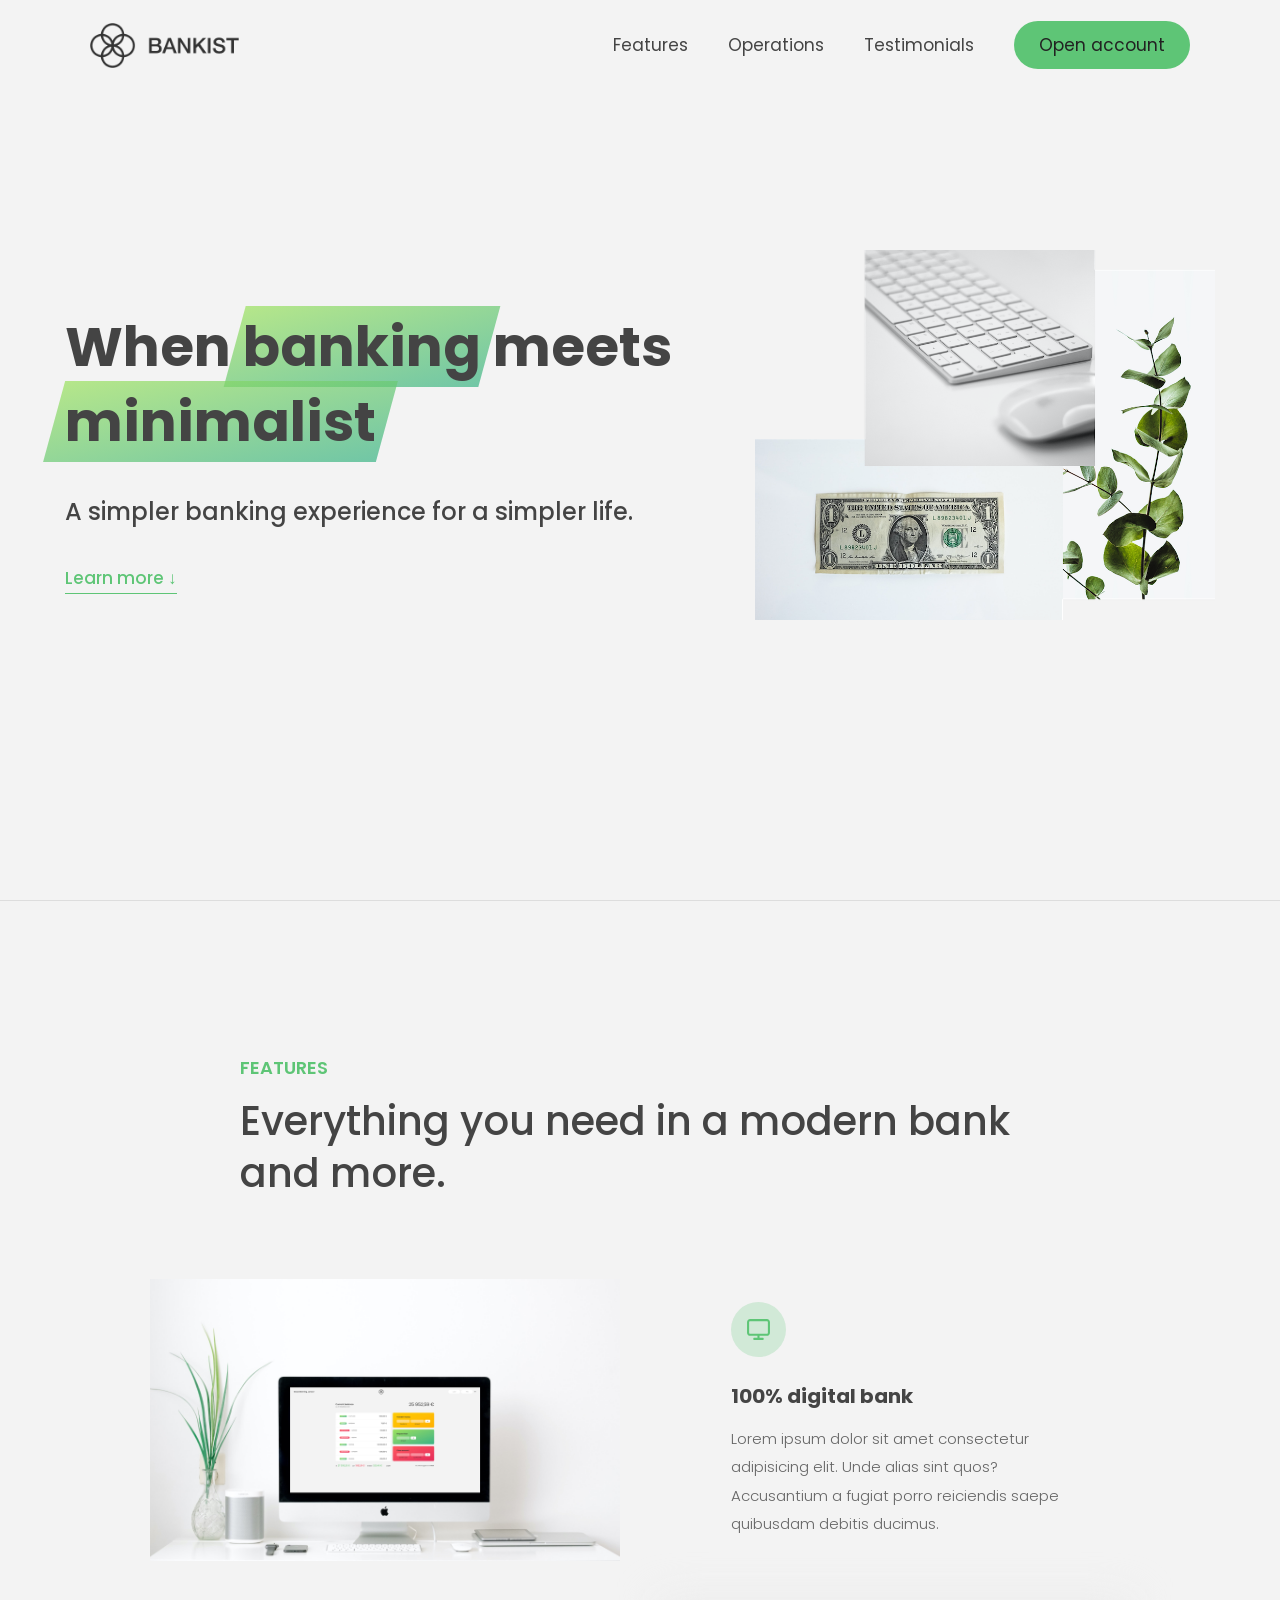
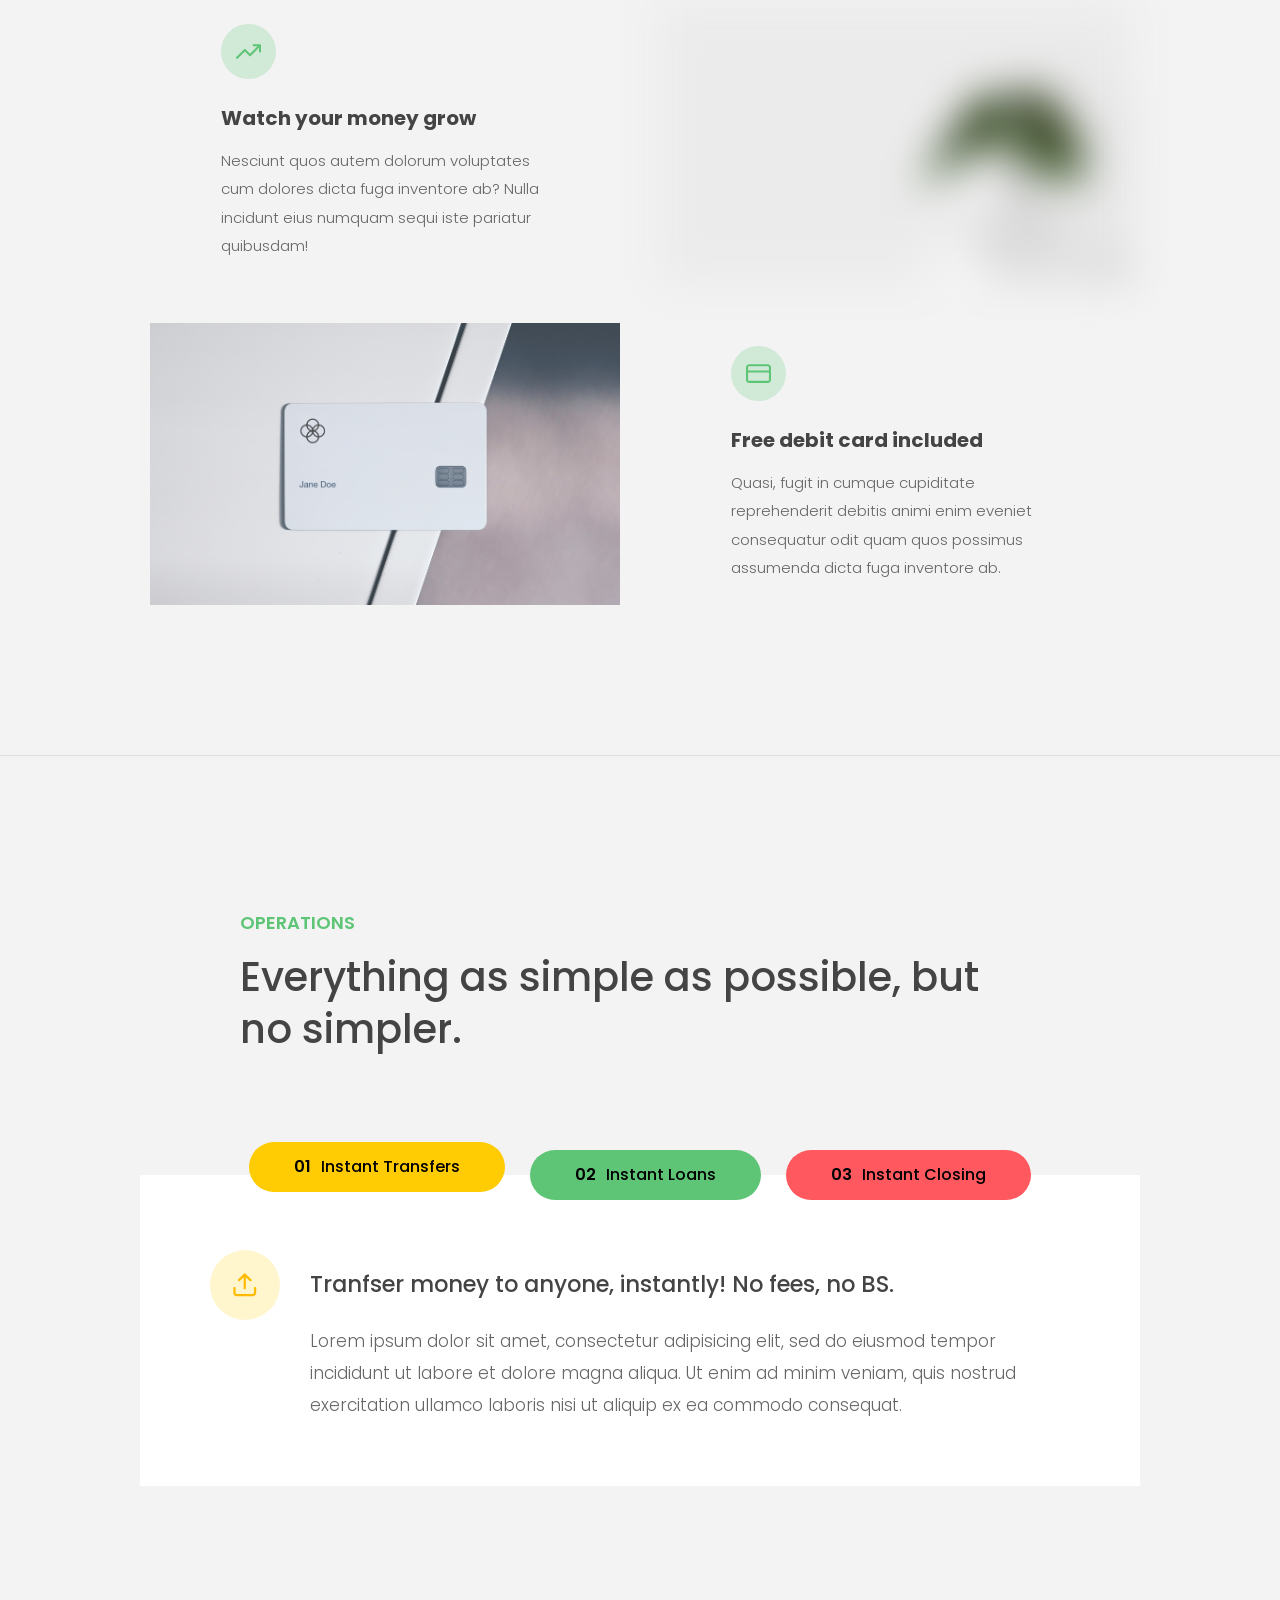
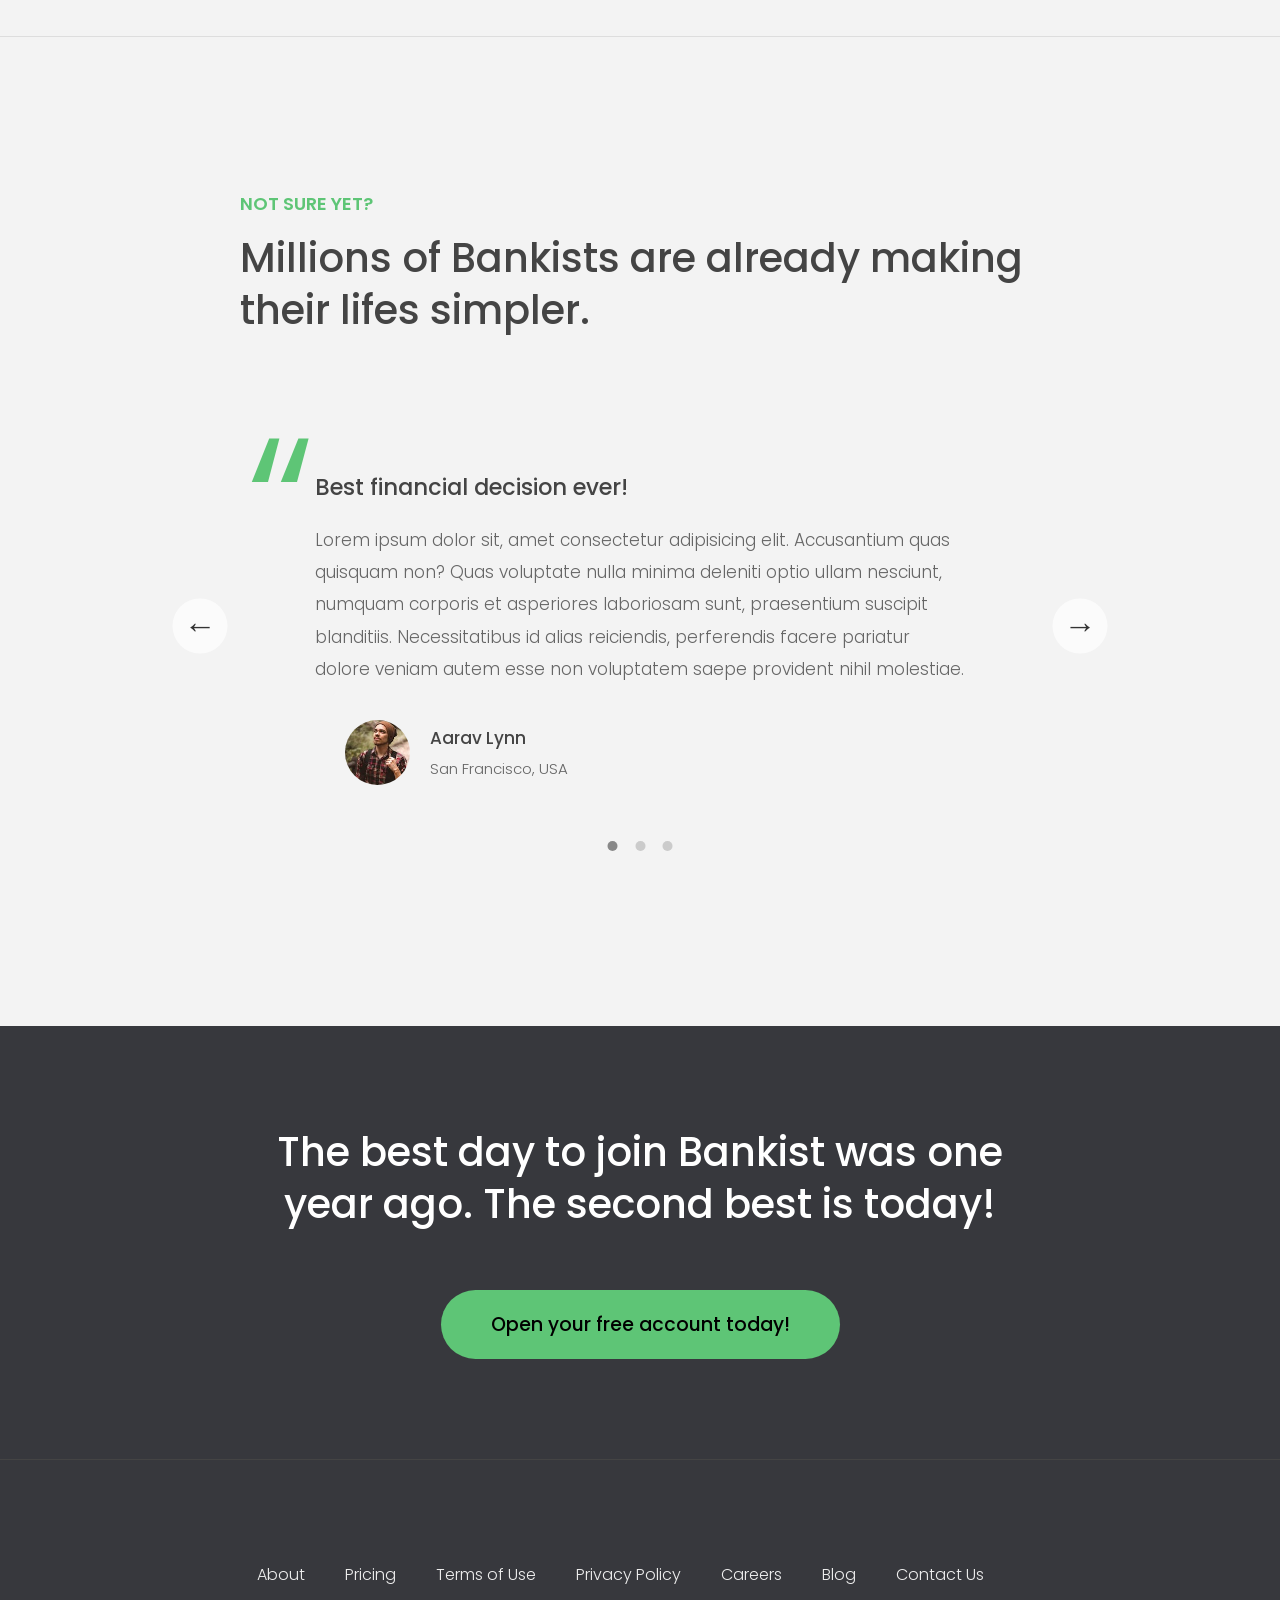
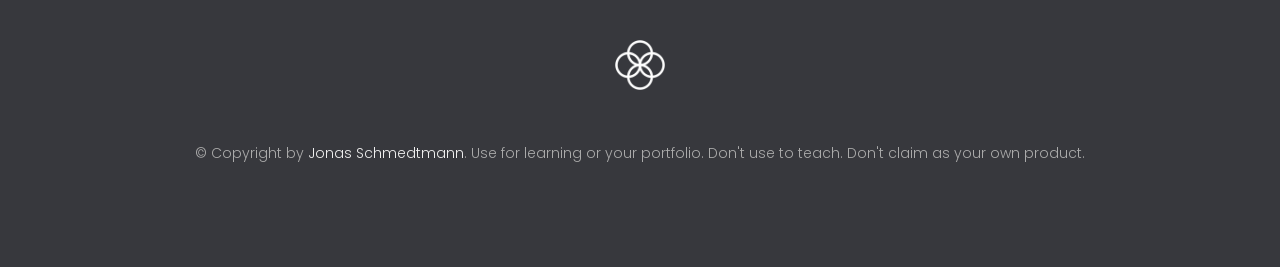
<file: index.html>
<!DOCTYPE html>
<html lang="en">
  <head>
    <meta charset="UTF-8" />
    <meta name="viewport" content="width=device-width, initial-scale=1.0" />
    <meta http-equiv="X-UA-Compatible" content="ie=edge" />
    <link rel="shortcut icon" type="image/png" href="img/icon.png" />

    <link
      href="https://fonts.googleapis.com/css?family=Poppins:300,400,500,600&display=swap"
      rel="stylesheet"
    />
    <link rel="stylesheet" href="style.css" />
    <title>Bankist | When Banking meets Minimalist</title>

    <script defer src="script.js"></script>
  </head>
  <body>
    <header class="header">
      <nav class="nav">
        <img
          src="img/logo.png"
          alt="Bankist logo"
          class="nav__logo"
          id="logo"
          designer="Jonas"
          data-version-number="3.0"
        />
        <ul class="nav__links">
          <li class="nav__item">
            <a class="nav__link" href="#section--1">Features</a>
          </li>
          <li class="nav__item">
            <a class="nav__link" href="#section--2">Operations</a>
          </li>
          <li class="nav__item">
            <a class="nav__link" href="#section--3">Testimonials</a>
          </li>
          <li class="nav__item">
            <a class="nav__link nav__link--btn btn--show-modal" href="#"
              >Open account</a
            >
          </li>
        </ul>
      </nav>

      <div class="header__title">
        <h1>
          When
          <span class="highlight">banking</span>
          meets <br />
          <span class="highlight">minimalist</span>
        </h1>
        <h4>A simpler banking experience for a simpler life.</h4>
        <button class="btn--text btn--scroll-to">Learn more &DownArrow;</button>
        <img
          src="img/hero.png"
          class="header__img"
          alt="Minimalist bank items"
        />
      </div>
    </header>

    <section class="section" id="section--1">
      <div class="section__title">
        <h2 class="section__description">Features</h2>
        <h3 class="section__header">
          Everything you need in a modern bank and more.
        </h3>
      </div>

      <div class="features">
        <img
          src="img/digital-lazy.jpg"
          data-src="img/digital.jpg"
          alt="Computer"
          class="features__img lazy-img"
        />
        <div class="features__feature">
          <div class="features__icon">
            <svg>
              <use xlink:href="img/icons.svg#icon-monitor"></use>
            </svg>
          </div>
          <h5 class="features__header">100% digital bank</h5>
          <p>
            Lorem ipsum dolor sit amet consectetur adipisicing elit. Unde alias
            sint quos? Accusantium a fugiat porro reiciendis saepe quibusdam
            debitis ducimus.
          </p>
        </div>

        <div class="features__feature">
          <div class="features__icon">
            <svg>
              <use xlink:href="img/icons.svg#icon-trending-up"></use>
            </svg>
          </div>
          <h5 class="features__header">Watch your money grow</h5>
          <p>
            Nesciunt quos autem dolorum voluptates cum dolores dicta fuga
            inventore ab? Nulla incidunt eius numquam sequi iste pariatur
            quibusdam!
          </p>
        </div>
        <img
          src="img/grow-lazy.jpg"
          data-src="img/grow.jpg"
          alt="Plant"
          class="features__img lazy-img"
        />

        <img
          src="img/card-lazy.jpg"
          data-src="img/card.jpg"
          alt="Credit card"
          class="features__img lazy-img"
        />
        <div class="features__feature">
          <div class="features__icon">
            <svg>
              <use xlink:href="img/icons.svg#icon-credit-card"></use>
            </svg>
          </div>
          <h5 class="features__header">Free debit card included</h5>
          <p>
            Quasi, fugit in cumque cupiditate reprehenderit debitis animi enim
            eveniet consequatur odit quam quos possimus assumenda dicta fuga
            inventore ab.
          </p>
        </div>
      </div>
    </section>

    <section class="section" id="section--2">
      <div class="section__title">
        <h2 class="section__description">Operations</h2>
        <h3 class="section__header">
          Everything as simple as possible, but no simpler.
        </h3>
      </div>

      <div class="operations">
        <div class="operations__tab-container">
          <button
            class="btn operations__tab operations__tab--1 operations__tab--active"
            data-tab="1"
          >
            <span>01</span>Instant Transfers
          </button>
          <button class="btn operations__tab operations__tab--2" data-tab="2">
            <span>02</span>Instant Loans
          </button>
          <button class="btn operations__tab operations__tab--3" data-tab="3">
            <span>03</span>Instant Closing
          </button>
        </div>
        <div
          class="operations__content operations__content--1 operations__content--active"
        >
          <div class="operations__icon operations__icon--1">
            <svg>
              <use xlink:href="img/icons.svg#icon-upload"></use>
            </svg>
          </div>
          <h5 class="operations__header">
            Tranfser money to anyone, instantly! No fees, no BS.
          </h5>
          <p>
            Lorem ipsum dolor sit amet, consectetur adipisicing elit, sed do
            eiusmod tempor incididunt ut labore et dolore magna aliqua. Ut enim
            ad minim veniam, quis nostrud exercitation ullamco laboris nisi ut
            aliquip ex ea commodo consequat.
          </p>
        </div>

        <div class="operations__content operations__content--2">
          <div class="operations__icon operations__icon--2">
            <svg>
              <use xlink:href="img/icons.svg#icon-home"></use>
            </svg>
          </div>
          <h5 class="operations__header">
            Buy a home or make your dreams come true, with instant loans.
          </h5>
          <p>
            Duis aute irure dolor in reprehenderit in voluptate velit esse
            cillum dolore eu fugiat nulla pariatur. Excepteur sint occaecat
            cupidatat non proident, sunt in culpa qui officia deserunt mollit
            anim id est laborum.
          </p>
        </div>
        <div class="operations__content operations__content--3">
          <div class="operations__icon operations__icon--3">
            <svg>
              <use xlink:href="img/icons.svg#icon-user-x"></use>
            </svg>
          </div>
          <h5 class="operations__header">
            No longer need your account? No problem! Close it instantly.
          </h5>
          <p>
            Excepteur sint occaecat cupidatat non proident, sunt in culpa qui
            officia deserunt mollit anim id est laborum. Ut enim ad minim
            veniam, quis nostrud exercitation ullamco laboris nisi ut aliquip ex
            ea commodo consequat.
          </p>
        </div>
      </div>
    </section>

    <section class="section" id="section--3">
      <div class="section__title section__title--testimonials">
        <h2 class="section__description">Not sure yet?</h2>
        <h3 class="section__header">
          Millions of Bankists are already making their lifes simpler.
        </h3>
      </div>

      <div class="slider">
        <div class="slide">
          <div class="testimonial">
            <h5 class="testimonial__header">Best financial decision ever!</h5>
            <blockquote class="testimonial__text">
              Lorem ipsum dolor sit, amet consectetur adipisicing elit.
              Accusantium quas quisquam non? Quas voluptate nulla minima
              deleniti optio ullam nesciunt, numquam corporis et asperiores
              laboriosam sunt, praesentium suscipit blanditiis. Necessitatibus
              id alias reiciendis, perferendis facere pariatur dolore veniam
              autem esse non voluptatem saepe provident nihil molestiae.
            </blockquote>
            <address class="testimonial__author">
              <img src="img/user-1.jpg" alt="" class="testimonial__photo" />
              <h6 class="testimonial__name">Aarav Lynn</h6>
              <p class="testimonial__location">San Francisco, USA</p>
            </address>
          </div>
        </div>

        <div class="slide">
          <div class="testimonial">
            <h5 class="testimonial__header">
              The last step to becoming a complete minimalist
            </h5>
            <blockquote class="testimonial__text">
              Quisquam itaque deserunt ullam, quia ea repellendus provident,
              ducimus neque ipsam modi voluptatibus doloremque, corrupti
              laborum. Incidunt numquam perferendis veritatis neque repellendus.
              Lorem, ipsum dolor sit amet consectetur adipisicing elit. Illo
              deserunt exercitationem deleniti.
            </blockquote>
            <address class="testimonial__author">
              <img src="img/user-2.jpg" alt="" class="testimonial__photo" />
              <h6 class="testimonial__name">Miyah Miles</h6>
              <p class="testimonial__location">London, UK</p>
            </address>
          </div>
        </div>

        <div class="slide">
          <div class="testimonial">
            <h5 class="testimonial__header">
              Finally free from old-school banks
            </h5>
            <blockquote class="testimonial__text">
              Debitis, nihil sit minus suscipit magni aperiam vel tenetur
              incidunt commodi architecto numquam omnis nulla autem,
              necessitatibus blanditiis modi similique quidem. Odio aliquam
              culpa dicta beatae quod maiores ipsa minus consequatur error sunt,
              deleniti saepe aliquid quos inventore sequi. Necessitatibus id
              alias reiciendis, perferendis facere.
            </blockquote>
            <address class="testimonial__author">
              <img src="img/user-3.jpg" alt="" class="testimonial__photo" />
              <h6 class="testimonial__name">Francisco Gomes</h6>
              <p class="testimonial__location">Lisbon, Portugal</p>
            </address>
          </div>
        </div>

        <button class="slider__btn slider__btn--left">&larr;</button>
        <button class="slider__btn slider__btn--right">&rarr;</button>
        <div class="dots"></div>
      </div>
    </section>

    <section class="section section--sign-up">
      <div class="section__title">
        <h3 class="section__header">
          The best day to join Bankist was one year ago. The second best is
          today!
        </h3>
      </div>
      <button class="btn btn--show-modal">Open your free account today!</button>
    </section>

    <footer class="footer">
      <ul class="footer__nav">
        <li class="footer__item">
          <a class="footer__link" href="#">About</a>
        </li>
        <li class="footer__item">
          <a class="footer__link" href="#">Pricing</a>
        </li>
        <li class="footer__item">
          <a class="footer__link" href="#">Terms of Use</a>
        </li>
        <li class="footer__item">
          <a class="footer__link" href="#">Privacy Policy</a>
        </li>
        <li class="footer__item">
          <a class="footer__link" href="#">Careers</a>
        </li>
        <li class="footer__item">
          <a class="footer__link" href="#">Blog</a>
        </li>
        <li class="footer__item">
          <a class="footer__link" href="#">Contact Us</a>
        </li>
      </ul>
      <img src="img/icon.png" alt="Logo" class="footer__logo" />
      <p class="footer__copyright">
        &copy; Copyright by
        <a
          class="footer__link twitter-link"
          target="_blank"
          href="https://twitter.com/jonasschmedtman"
          >Jonas Schmedtmann</a
        >. Use for learning or your portfolio. Don't use to teach. Don't claim
        as your own product.
        <!-- https://www.youtube.com/watch?v=W9uaLTV8njA -->
      </p>
    </footer>

    <div class="modal hidden">
      <button class="btn--close-modal">&times;</button>
      <h2 class="modal__header">
        Open your bank account <br />
        in just <span class="highlight">5 minutes</span>
      </h2>
      <form class="modal__form">
        <label>First Name</label>
        <input type="text" />
        <label>Last Name</label>
        <input type="text" />
        <label>Email Address</label>
        <input type="email" />
        <button class="btn">Next step &rarr;</button>
      </form>
    </div>
    <div class="overlay hidden"></div>
  </body>
</html>
</file>
<file: style.css>
/* The page is NOT responsive. You can implement responsiveness yourself if you wanna have some fun 😃 */

:root {
  --color-primary: #5ec576;
  --color-secondary: #ffcb03;
  --color-tertiary: #ff585f;
  --color-primary-darker: #4bbb7d;
  --color-secondary-darker: #ffbb00;
  --color-tertiary-darker: #fd424b;
  --color-primary-opacity: #5ec5763a;
  --color-secondary-opacity: #ffcd0331;
  --color-tertiary-opacity: #ff58602d;
  --gradient-primary: linear-gradient(to top left, #39b385, #9be15d);
  --gradient-secondary: linear-gradient(to top left, #ffb003, #ffcb03);
}

* {
  margin: 0;
  padding: 0;
  box-sizing: inherit;
}

html {
  font-size: 62.5%;
  box-sizing: border-box;
}

body {
  font-family: 'Poppins', sans-serif;
  font-weight: 300;
  color: #444;
  line-height: 1.9;
  background-color: #f3f3f3;
}

/* GENERAL ELEMENTS */
.section {
  padding: 15rem 3rem;
  border-top: 1px solid #ddd;

  transition: transform 1s, opacity 1s;
}

.section--hidden {
  opacity: 0;
  transform: translateY(8rem);
}

.section__title {
  max-width: 80rem;
  margin: 0 auto 8rem auto;
}

.section__description {
  font-size: 1.8rem;
  font-weight: 600;
  text-transform: uppercase;
  color: var(--color-primary);
  margin-bottom: 1rem;
}

.section__header {
  font-size: 4rem;
  line-height: 1.3;
  font-weight: 500;
}

.btn {
  display: inline-block;
  background-color: var(--color-primary);
  font-size: 1.6rem;
  font-family: inherit;
  font-weight: 500;
  border: none;
  padding: 1.25rem 4.5rem;
  border-radius: 10rem;
  cursor: pointer;
  transition: all 0.3s;
}

.btn:hover {
  background-color: var(--color-primary-darker);
}

.btn--text {
  display: inline-block;
  background: none;
  font-size: 1.7rem;
  font-family: inherit;
  font-weight: 500;
  color: var(--color-primary);
  border: none;
  border-bottom: 1px solid currentColor;
  padding-bottom: 2px;
  cursor: pointer;
  transition: all 0.3s;
}

p {
  color: #666;
}

/* This is BAD for accessibility! Don't do in the real world! */
button:focus {
  outline: none;
}

img {
  transition: filter 0.5s;
}

.lazy-img {
  filter: blur(20px);
}

/* NAVIGATION */
.nav {
  display: flex;
  justify-content: space-between;
  align-items: center;
  height: 9rem;
  width: 100%;
  padding: 0 6rem;
  z-index: 100;
}

/* nav and stickly class at the same time */
.nav.sticky {
  position: fixed;
  background-color: rgba(255, 255, 255, 0.95);
}

.nav__logo {
  height: 4.5rem;
  transition: all 0.3s;
}

.nav__links {
  display: flex;
  align-items: center;
  list-style: none;
}

.nav__item {
  margin-left: 4rem;
}

.nav__link:link,
.nav__link:visited {
  font-size: 1.7rem;
  font-weight: 400;
  color: inherit;
  text-decoration: none;
  display: block;
  transition: all 0.3s;
}

.nav__link--btn:link,
.nav__link--btn:visited {
  padding: 0.8rem 2.5rem;
  border-radius: 3rem;
  background-color: var(--color-primary);
  color: #222;
}

.nav__link--btn:hover,
.nav__link--btn:active {
  color: inherit;
  background-color: var(--color-primary-darker);
  color: #333;
}

/* HEADER */
.header {
  padding: 0 3rem;
  height: 100vh;
  display: flex;
  flex-direction: column;
  align-items: center;
}

.header__title {
  flex: 1;

  max-width: 115rem;
  display: grid;
  grid-template-columns: 3fr 2fr;
  row-gap: 3rem;
  align-content: center;
  justify-content: center;

  align-items: start;
  justify-items: start;
}

h1 {
  font-size: 5.5rem;
  line-height: 1.35;
}

h4 {
  font-size: 2.4rem;
  font-weight: 500;
}

.header__img {
  width: 100%;
  grid-column: 2 / 3;
  grid-row: 1 / span 4;
  transform: translateY(-6rem);
}

.highlight {
  position: relative;
}

.highlight::after {
  display: block;
  content: '';
  position: absolute;
  bottom: 0;
  left: 0;
  height: 100%;
  width: 100%;
  z-index: -1;
  opacity: 0.7;
  transform: scale(1.07, 1.05) skewX(-15deg);
  background-image: var(--gradient-primary);
}

/* FEATURES */
.features {
  display: grid;
  grid-template-columns: 1fr 1fr;
  gap: 4rem;
  margin: 0 12rem;
}

.features__img {
  width: 100%;
}

.features__feature {
  align-self: center;
  justify-self: center;
  width: 70%;
  font-size: 1.5rem;
}

.features__icon {
  display: flex;
  align-items: center;
  justify-content: center;
  background-color: var(--color-primary-opacity);
  height: 5.5rem;
  width: 5.5rem;
  border-radius: 50%;
  margin-bottom: 2rem;
}

.features__icon svg {
  height: 2.5rem;
  width: 2.5rem;
  fill: var(--color-primary);
}

.features__header {
  font-size: 2rem;
  margin-bottom: 1rem;
}

/* OPERATIONS */
.operations {
  max-width: 100rem;
  margin: 12rem auto 0 auto;

  background-color: #fff;
}

.operations__tab-container {
  display: flex;
  justify-content: center;
}

.operations__tab {
  margin-right: 2.5rem;
  transform: translateY(-50%);
}

.operations__tab span {
  margin-right: 1rem;
  font-weight: 600;
  display: inline-block;
}

.operations__tab--1 {
  background-color: var(--color-secondary);
}

.operations__tab--1:hover {
  background-color: var(--color-secondary-darker);
}

.operations__tab--3 {
  background-color: var(--color-tertiary);
  margin: 0;
}

.operations__tab--3:hover {
  background-color: var(--color-tertiary-darker);
}

.operations__tab--active {
  transform: translateY(-66%);
}

.operations__content {
  display: none;

  /* JUST PRESENTATIONAL */
  font-size: 1.7rem;
  padding: 2.5rem 7rem 6.5rem 7rem;
}

.operations__content--active {
  display: grid;
  grid-template-columns: 7rem 1fr;
  column-gap: 3rem;
  row-gap: 0.5rem;
}

.operations__header {
  font-size: 2.25rem;
  font-weight: 500;
  align-self: center;
}

.operations__icon {
  display: flex;
  align-items: center;
  justify-content: center;
  height: 7rem;
  width: 7rem;
  border-radius: 50%;
}

.operations__icon svg {
  height: 2.75rem;
  width: 2.75rem;
}

.operations__content p {
  grid-column: 2;
}

.operations__icon--1 {
  background-color: var(--color-secondary-opacity);
}
.operations__icon--2 {
  background-color: var(--color-primary-opacity);
}
.operations__icon--3 {
  background-color: var(--color-tertiary-opacity);
}
.operations__icon--1 svg {
  fill: var(--color-secondary-darker);
}
.operations__icon--2 svg {
  fill: var(--color-primary);
}
.operations__icon--3 svg {
  fill: var(--color-tertiary);
}

/* SLIDER */
.slider {
  max-width: 100rem;
  height: 50rem;
  margin: 0 auto;
  position: relative;
  overflow-x: hidden;
}

.slide {
  position: absolute;
  top: 0;
  width: 100%;
  height: 50rem;

  display: flex;
  align-items: center;
  justify-content: center;

  /* THIS creates the animation! */
  transition: transform 1s;
}

.slide > img {
  /* Only for images that have different size than slide */
  width: 100%;
  height: 100%;
  object-fit: cover;
}

.slider__btn {
  position: absolute;
  top: 50%;
  z-index: 10;

  border: none;
  background: rgba(255, 255, 255, 0.7);
  font-family: inherit;
  color: #333;
  border-radius: 50%;
  height: 5.5rem;
  width: 5.5rem;
  font-size: 3.25rem;
  cursor: pointer;
}

.slider__btn--left {
  left: 6%;
  transform: translate(-50%, -50%);
}

.slider__btn--right {
  right: 6%;
  transform: translate(50%, -50%);
}

.dots {
  position: absolute;
  bottom: 5%;
  left: 50%;
  transform: translateX(-50%);
  display: flex;
}

.dots__dot {
  border: none;
  background-color: #b9b9b9;
  opacity: 0.7;
  height: 1rem;
  width: 1rem;
  border-radius: 50%;
  margin-right: 1.75rem;
  cursor: pointer;
  transition: all 0.5s;
}

.dots__dot:last-child {
  margin: 0;
}

.dots__dot--active {
  background-color: #888;
  opacity: 1;
}

/* TESTIMONIALS */
.testimonial {
  width: 65%;
  position: relative;
}

.testimonial::before {
  content: '\201C';
  position: absolute;
  top: -5.7rem;
  left: -6.8rem;
  line-height: 1;
  font-size: 20rem;
  font-family: inherit;
  color: var(--color-primary);
  z-index: -1;
}

.testimonial__header {
  font-size: 2.25rem;
  font-weight: 500;
  margin-bottom: 1.5rem;
}

.testimonial__text {
  font-size: 1.7rem;
  margin-bottom: 3.5rem;
  color: #666;
}

.testimonial__author {
  margin-left: 3rem;
  font-style: normal;

  display: grid;
  grid-template-columns: 6.5rem 1fr;
  column-gap: 2rem;
}

.testimonial__photo {
  grid-row: 1 / span 2;
  width: 6.5rem;
  border-radius: 50%;
}

.testimonial__name {
  font-size: 1.7rem;
  font-weight: 500;
  align-self: end;
  margin: 0;
}

.testimonial__location {
  font-size: 1.5rem;
}

.section__title--testimonials {
  margin-bottom: 4rem;
}

/* SIGNUP */
.section--sign-up {
  background-color: #37383d;
  border-top: none;
  border-bottom: 1px solid #444;
  text-align: center;
  padding: 10rem 3rem;
}

.section--sign-up .section__header {
  color: #fff;
  text-align: center;
}

.section--sign-up .section__title {
  margin-bottom: 6rem;
}

.section--sign-up .btn {
  font-size: 1.9rem;
  padding: 2rem 5rem;
}

/* FOOTER */
.footer {
  padding: 10rem 3rem;
  background-color: #37383d;
}

.footer__nav {
  list-style: none;
  display: flex;
  justify-content: center;
  margin-bottom: 5rem;
}

.footer__item {
  margin-right: 4rem;
}

.footer__link {
  font-size: 1.6rem;
  color: #eee;
  text-decoration: none;
}

.footer__logo {
  height: 5rem;
  display: block;
  margin: 0 auto;
  margin-bottom: 5rem;
}

.footer__copyright {
  font-size: 1.4rem;
  color: #aaa;
  text-align: center;
}

.footer__copyright .footer__link {
  font-size: 1.4rem;
}

/* MODAL WINDOW */
.modal {
  position: fixed;
  top: 50%;
  left: 50%;
  transform: translate(-50%, -50%);
  max-width: 60rem;
  background-color: #f3f3f3;
  padding: 5rem 6rem;
  box-shadow: 0 4rem 6rem rgba(0, 0, 0, 0.3);
  z-index: 1000;
  transition: all 0.5s;
}

.overlay {
  position: fixed;
  top: 0;
  left: 0;
  width: 100%;
  height: 100%;
  background-color: rgba(0, 0, 0, 0.5);
  backdrop-filter: blur(4px);
  z-index: 100;
  transition: all 0.5s;
}

.modal__header {
  font-size: 3.25rem;
  margin-bottom: 4.5rem;
  line-height: 1.5;
}

.modal__form {
  margin: 0 3rem;
  display: grid;
  grid-template-columns: 1fr 2fr;
  align-items: center;
  gap: 2.5rem;
}

.modal__form label {
  font-size: 1.7rem;
  font-weight: 500;
}

.modal__form input {
  font-size: 1.7rem;
  padding: 1rem 1.5rem;
  border: 1px solid #ddd;
  border-radius: 0.5rem;
}

.modal__form button {
  grid-column: 1 / span 2;
  justify-self: center;
  margin-top: 1rem;
}

.btn--close-modal {
  font-family: inherit;
  color: inherit;
  position: absolute;
  top: 0.5rem;
  right: 2rem;
  font-size: 4rem;
  cursor: pointer;
  border: none;
  background: none;
}

.hidden {
  visibility: hidden;
  opacity: 0;
}

/* COOKIE MESSAGE */
.cookie-message {
  display: flex;
  align-items: center;
  justify-content: space-evenly;
  width: 100%;
  background-color: white;
  color: #bbb;
  font-size: 1.5rem;
  font-weight: 400;
}
</file>
